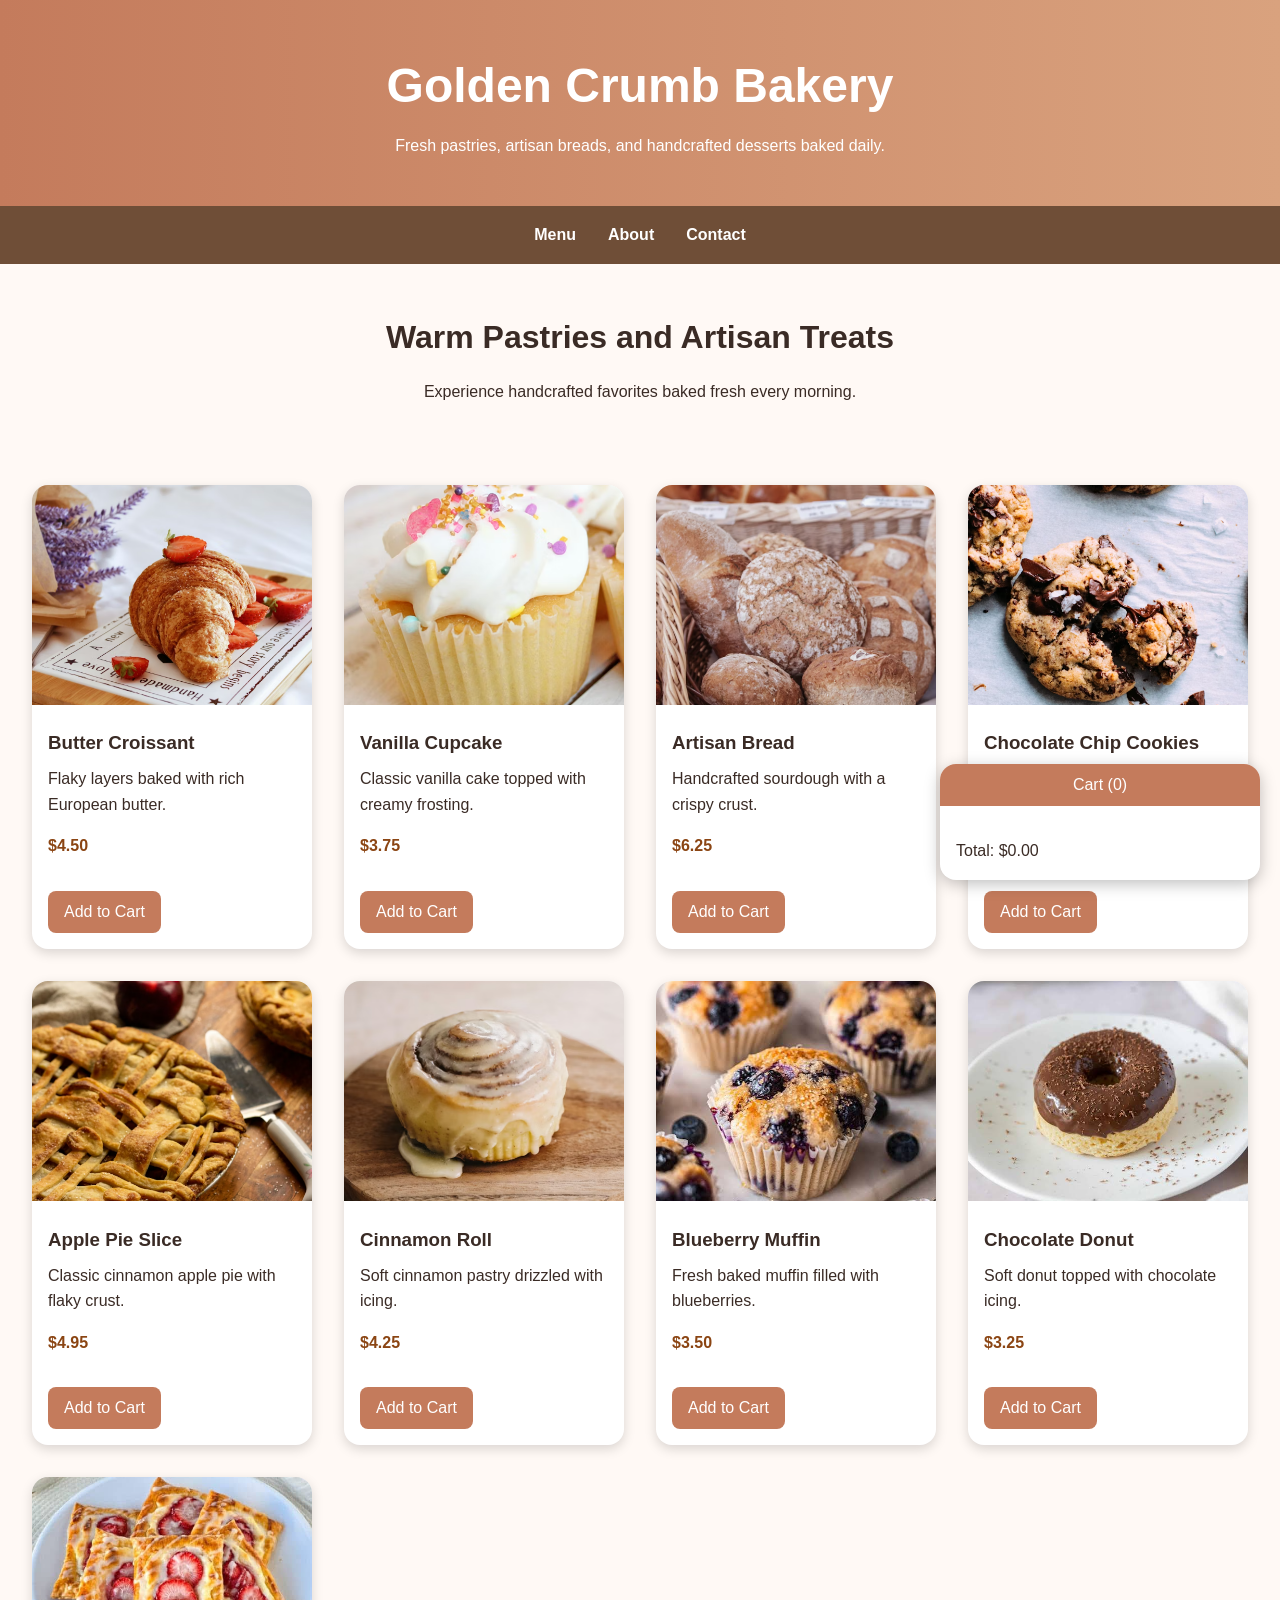
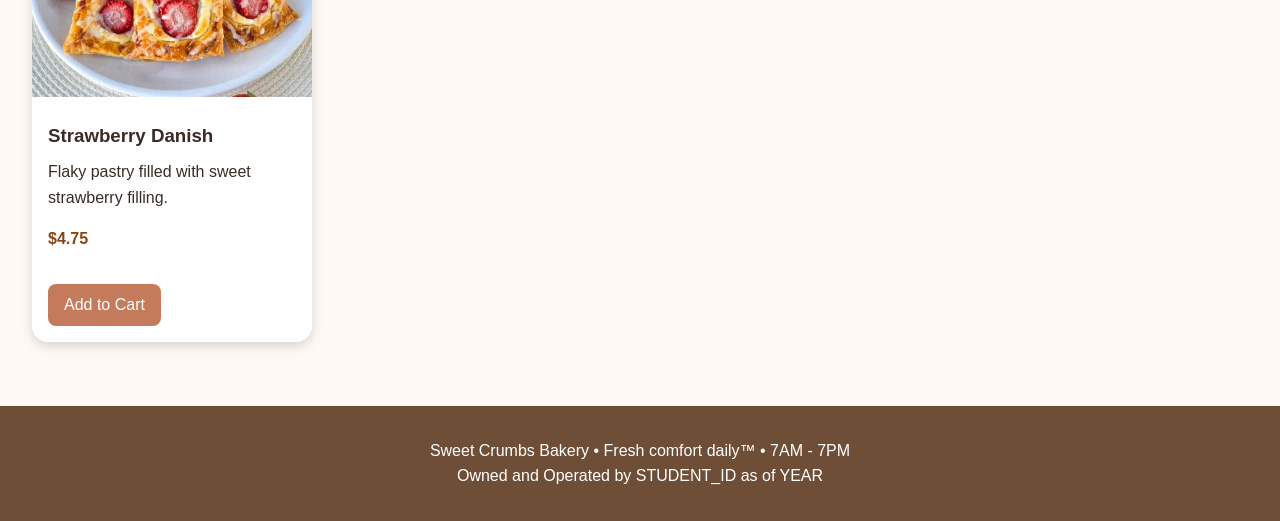
<file: index.html>
<!DOCTYPE html>
<html lang="en">
<head>
    <meta charset="UTF-8">
    <meta name="viewport" content="width=device-width, initial-scale=1.0">
    <title>Golden Crumb Bakery</title>
    <!-- STEP 1 -->
<link rel="stylesheet" href="GP_Cookie-Collection_StarterFile.css">
<script src="GP_Cookie-Collection_StarterFile.js" defer></script>
    
</head>
<body>

    <!-- Header Section -->
    <header>
        <h1>Golden Crumb Bakery</h1>
        <p>Fresh pastries, artisan breads, and handcrafted desserts baked daily.</p>
    </header>

    <!-- Navigation -->
    <nav>
        <ul>
            <li><a href="#menu">Menu</a></li>
            <li><a href="about.html">About</a></li>
            <li><a href="contact.html">Contact</a></li>
        </ul>
    </nav>

    <!-- Hero Section -->
    <section class="hero">
        <h2>Warm Pastries and Artisan Treats</h2>
        <p>Experience handcrafted favorites baked fresh every morning.</p>
    </section>

    <!-- Main Content -->
    <main>
        <!-- Bakery Product Section -->
        <section id="menu" class="product-grid"></section>
    </main>

    <!-- Floating Shopping Cart -->

    <!-- STEP 2 -->
<aside class="cart-window" aria-label="Shopping cart">

    <!-- Cart Header-->
     <button id="toggle-cart">
        Cart (<span id="cart-count"></span>)
     </button>

     <!-- Cart Body-->
      <section id="cart-content">
        <ul id="cart-items"></ul>
        <p id="cart-total">Total: $0.00</p>
      </section>
</aside>
    <!-- Footer -->
    <footer id="contact">
        <p>Sweet Crumbs Bakery • Fresh comfort daily&trade; • 7AM - 7PM</p>
        <p>Owned and Operated by STUDENT_ID as of YEAR</p>
    </footer>
</body>
</html>
</file>
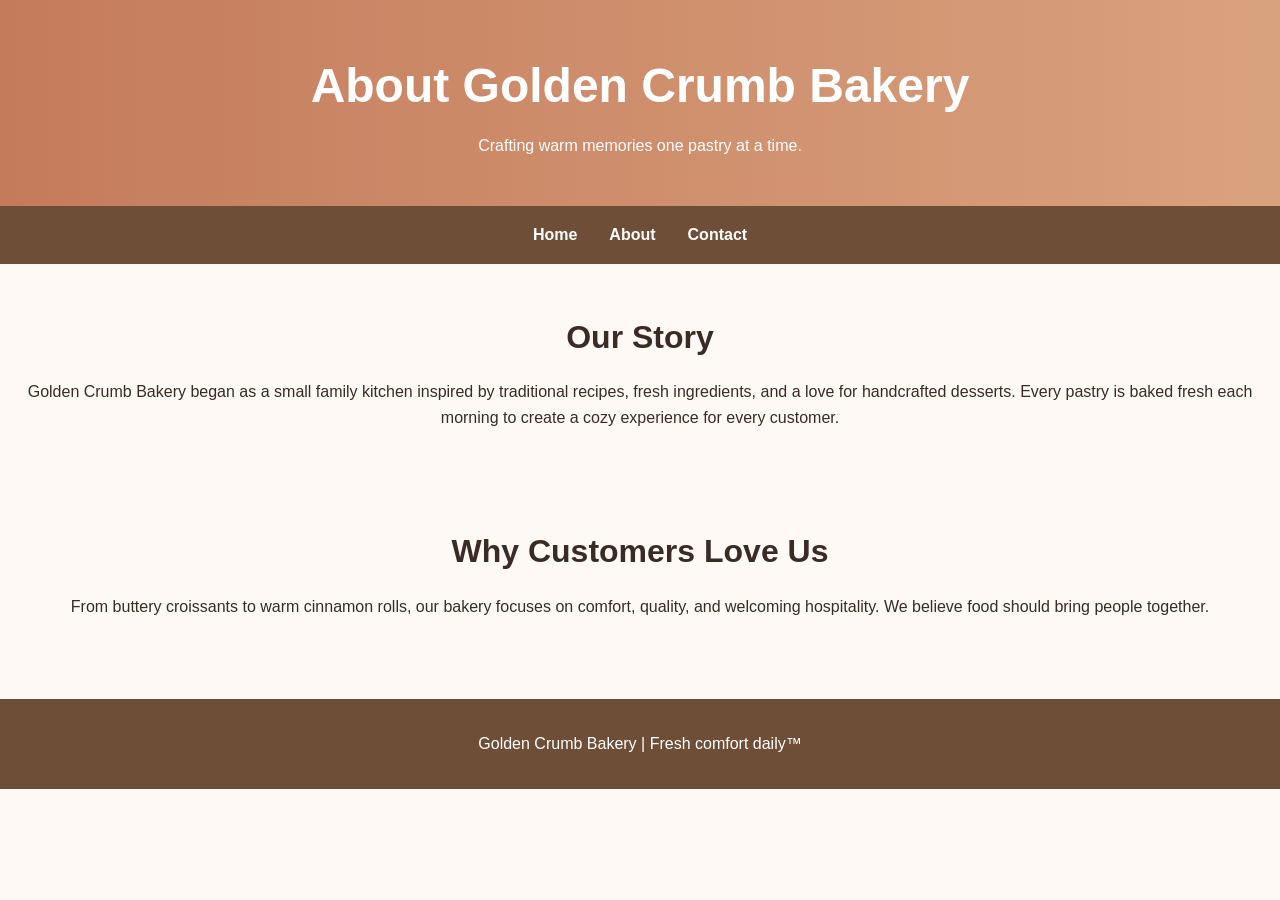
<file: about.html>
<!DOCTYPE html>
<html lang="en">
<head>
    <meta charset="UTF-8">
    <meta name="viewport" content="width=device-width, initial-scale=1.0">
    <title>About | Golden Crumb Bakery</title>
    <link rel="stylesheet" href="GP_Cookie-Collection_StarterFile.css">
</head>
<body>

    <header>
        <h1>About Golden Crumb Bakery</h1>
        <p>Crafting warm memories one pastry at a time.</p>
    </header>

    <nav>
        <ul>
            <li><a href="GP_Cookie-Collection_StarterFile.html">Home</a></li>
            <li><a href="about.html">About</a></li>
            <li><a href="contact.html">Contact</a></li>
        </ul>
    </nav>

    <main>
        <section class="hero">
            <h2>Our Story</h2>
            <p>
                Golden Crumb Bakery began as a small family kitchen inspired by traditional recipes,
                fresh ingredients, and a love for handcrafted desserts. Every pastry is baked fresh
                each morning to create a cozy experience for every customer.
            </p>
        </section>

        <section class="hero">
            <h2>Why Customers Love Us</h2>
            <p>
                From buttery croissants to warm cinnamon rolls, our bakery focuses on comfort,
                quality, and welcoming hospitality. We believe food should bring people together.
            </p>
        </section>
    </main>

    <footer>
        <p>Golden Crumb Bakery | Fresh comfort daily&trade;</p>
    </footer>

</body>
</html>
</file>
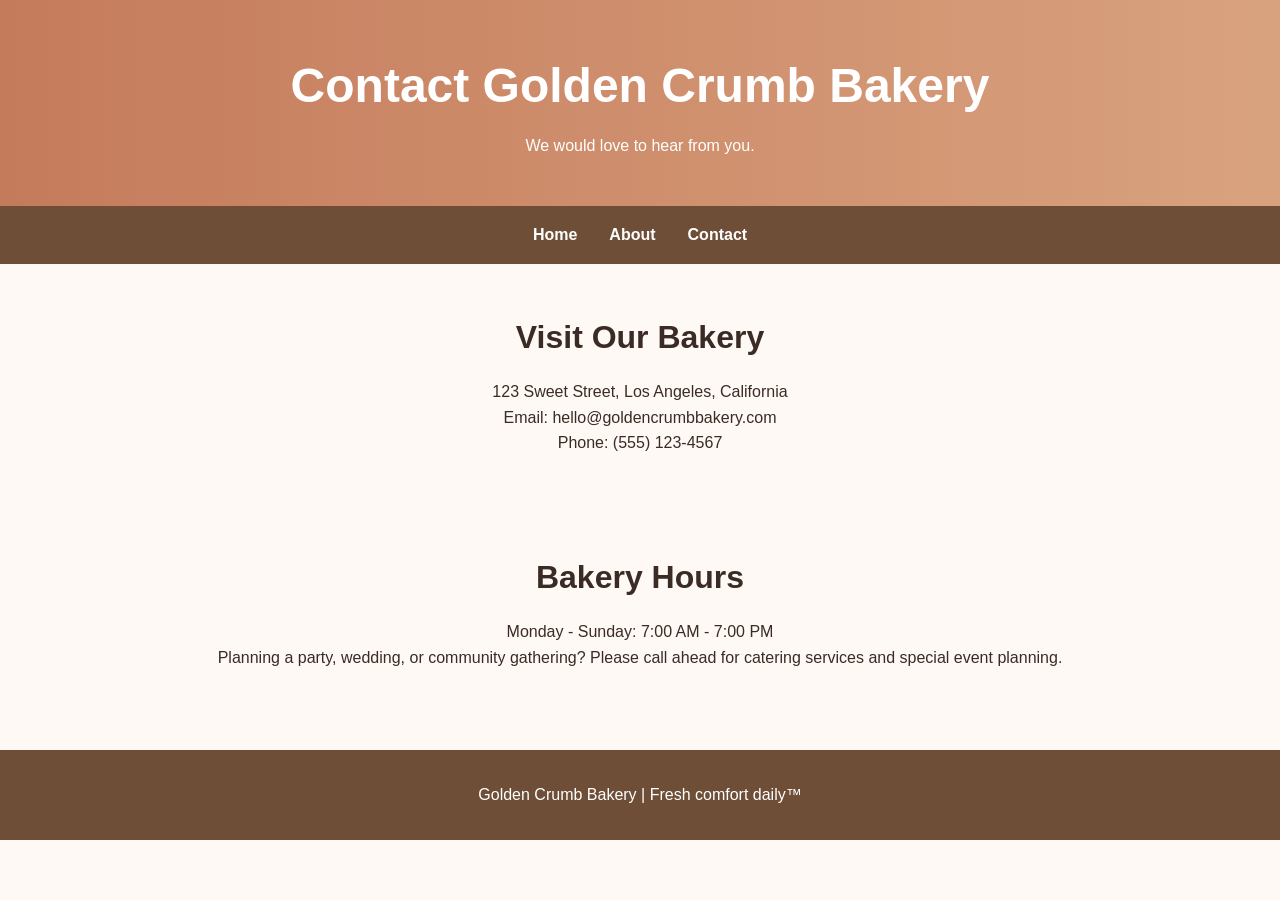
<file: contact.html>
<!DOCTYPE html>
<html lang="en">
<head>
    <meta charset="UTF-8">
    <meta name="viewport" content="width=device-width, initial-scale=1.0">
    <title>Contact | Golden Crumb Bakery</title>
    <link rel="stylesheet" href="GP_Cookie-Collection_StarterFile.css">
</head>
<body>

    <header>
        <h1>Contact Golden Crumb Bakery</h1>
        <p>We would love to hear from you.</p>
    </header>

    <nav>
        <ul>
            <li><a href="GP_Cookie-Collection_StarterFile.html">Home</a></li>
            <li><a href="about.html">About</a></li>
            <li><a href="contact.html">Contact</a></li>
        </ul>
    </nav>

    <main>
        <section class="hero">
            <h2>Visit Our Bakery</h2>
            <p>123 Sweet Street, Los Angeles, California</p>
            <p>Email: hello@goldencrumbbakery.com</p>
            <p>Phone: (555) 123-4567</p>
        </section>

        <section class="hero">
            <h2>Bakery Hours</h2>
            <p>Monday - Sunday: 7:00 AM - 7:00 PM</p>
            <p>
                Planning a party, wedding, or community gathering?
                Please call ahead for catering services and special event planning.
            </p>
        </section>
    </main>

    <footer>
        <p>Golden Crumb Bakery | Fresh comfort daily&trade;</p>
    </footer>

</body>
</html>
</file>
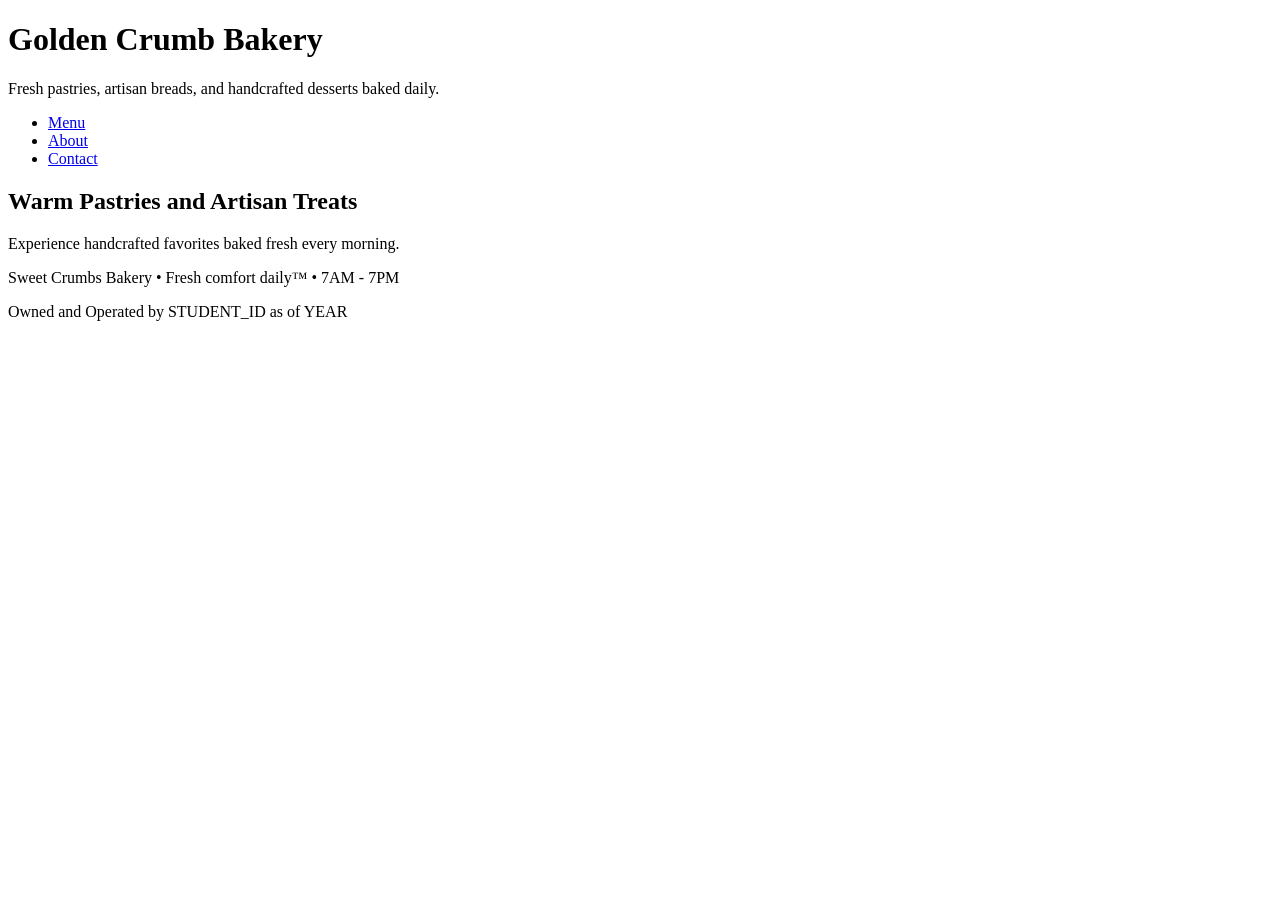
<file: GP_Cookie-Collection_StarterFile.html>
<!DOCTYPE html>
<html lang="en">
<head>
    <meta charset="UTF-8">
    <meta name="viewport" content="width=device-width, initial-scale=1.0">
    <title>Golden Crumb Bakery</title>
    <!-- STEP 1 -->

    
</head>
<body>

    <!-- Header Section -->
    <header>
        <h1>Golden Crumb Bakery</h1>
        <p>Fresh pastries, artisan breads, and handcrafted desserts baked daily.</p>
    </header>

    <!-- Navigation -->
    <nav>
        <ul>
            <li><a href="#menu">Menu</a></li>
            <li><a href="about.html">About</a></li>
            <li><a href="contact.html">Contact</a></li>
        </ul>
    </nav>

    <!-- Hero Section -->
    <section class="hero">
        <h2>Warm Pastries and Artisan Treats</h2>
        <p>Experience handcrafted favorites baked fresh every morning.</p>
    </section>

    <!-- Main Content -->
    <main>
        <!-- Bakery Product Section -->
        <section id="menu" class="product-grid"></section>
    </main>

    <!-- Floating Shopping Cart -->

    <!-- STEP 2 -->

    <!-- Footer -->
    <footer id="contact">
        <p>Sweet Crumbs Bakery • Fresh comfort daily&trade; • 7AM - 7PM</p>
        <p>Owned and Operated by STUDENT_ID as of YEAR</p>
    </footer>
</body>
</html>
</file>
<file: GP_Cookie-Collection_StarterFile.css>
/* =========================================
      RESET 
========================================= */
* {
    margin: 0;
    padding: 0;
    box-sizing: border-box;
}

/* =========================================
      BODY 
========================================= */
body {
    font-family: Arial, sans-serif;
    background-color: #fff9f5;
    color: #3a2b25;
    line-height: 1.6;
}

/* =========================================
      HEADER 
========================================= */
header {
    background: linear-gradient(to right, #c47b5c, #d9a27e);
    color: white;
    text-align: center;
    padding: 3rem 1rem;
}

header h1 {
    font-size: 3rem;
    margin-bottom: 0.5rem;
}

/* =========================================
      NAVIGATION 
========================================= */
nav {
    background-color: #6f4e37;
    padding: 1rem;
}

nav ul {
    list-style: none;
    display: flex;
    justify-content: center;
    gap: 2rem;
}

nav a {
    color: white;
    text-decoration: none;
    font-weight: bold;
}

nav a:hover,
nav a:focus {
    text-decoration: underline;
}

/* =========================================
      HERO 
========================================= */
.hero {
    text-align: center;
    padding: 3rem 1rem;
}

.hero h2 {
    font-size: 2rem;
    margin-bottom: 1rem;
}

/* =========================================
      PRODUCT GRID 
========================================= */
.product-grid {
    display: grid;
    grid-template-columns: repeat(auto-fit, minmax(250px, 1fr));
    gap: 2rem;
    padding: 2rem;
}

/* =========================================
      CARD 
========================================= */
.card {
    background-color: white;
    border-radius: 16px;
    overflow: hidden;
    box-shadow: 0 4px 12px rgba(0, 0, 0, 0.15);
    transition: transform 0.3s ease;
}

.card:hover {
    transform: translateY(-5px);
}

.card img {
    width: 100%;
    height: 220px;
    object-fit: cover;
}

.card h3 {
    padding: 1rem 1rem 0.5rem;
}

.card p {
    padding: 0 1rem;
}

.card span {
    display: block;
    padding: 1rem;
    font-weight: bold;
    color: #8b4513;
}

/* =========================================
      BUTTONS 
========================================= */
button {
    cursor: pointer;
    border: none;
    border-radius: 8px;
    padding: 0.75rem 1rem;
    margin: 1rem;
    background-color: #c47b5c;
    color: white;
    font-size: 1rem;
    transition: background-color 0.3s ease;
}

button:hover,
button:focus {
    background-color: #a45f45;
}

/* =========================================
      FLOATING CART 
========================================= */
.cart-window {
    /* Keeps the cart fixed in the same spot on the screen */
    position: fixed;

    /* Places the cart 20px from the right edge */
    right: 20px;

    /* Places the cart 20px from the bottom edge */
    bottom: 20px;

    /* Sets the cart width to 320px */
    width: 320px;

    /* Gives the cart a white background */
    background-color: white;

    /* Rounds the corners with a 16px radius */
    border-radius: 16px;

    /* Adds a soft shadow around the cart */
    box-shadow: 0 4px 16px rgba(0, 0, 0, 0.25);

    /* Hides any content that spills outside the rounded edges */
    overflow: hidden;

    /* Ensures the cart appears above most other elements */
    z-index: 1000;
}

#toggle-cart {
    width: 100%;
    margin: 0;
    border-radius: 0;
}

#cart-content {
    padding: 1rem;
}

#cart-items {
    list-style: none;
    margin-bottom: 1rem;
}

#cart-items li {
    margin-bottom: 0.75rem;
    display: flex;
    justify-content: space-between;
    align-items: center;
    gap: 0.5rem;
}

.remove-btn {
    background-color: #8b0000;
    margin: 0;
    padding: 0.5rem;
}

.remove-btn:hover,
.remove-btn:focus {
    background-color: #5f0000;
}

/* =========================================
      BOUNCE ANIMATION 
========================================= */

/* STEP 3 */
@keyframes bounce {
    0% {
        transform: scale(1);
    }

    30% {
        transform: scale(1.1);
    }

    50% {
        transform: scale(0.95);
    }

    70% {
        transform: scale(1.05);
    }

    100% {
        transform: scale(1);
    }
}

.bounce {
    animation: bounce 0.5s ease;
}

/* =========================================
      FOOTER 
========================================= */
footer {
    text-align: center;
    padding: 2rem;
    background-color: #6f4e37;
    color: white;
    margin-top: 2rem;
}

/* =========================================
      RESPONSIVE DESIGN 
========================================= */
@media (max-width: 600px) {

    nav ul {
        flex-direction: column;
        align-items: center;
    }

    .cart-window {
        width: 90%;
        right: 5%;
    }
}
</file>
